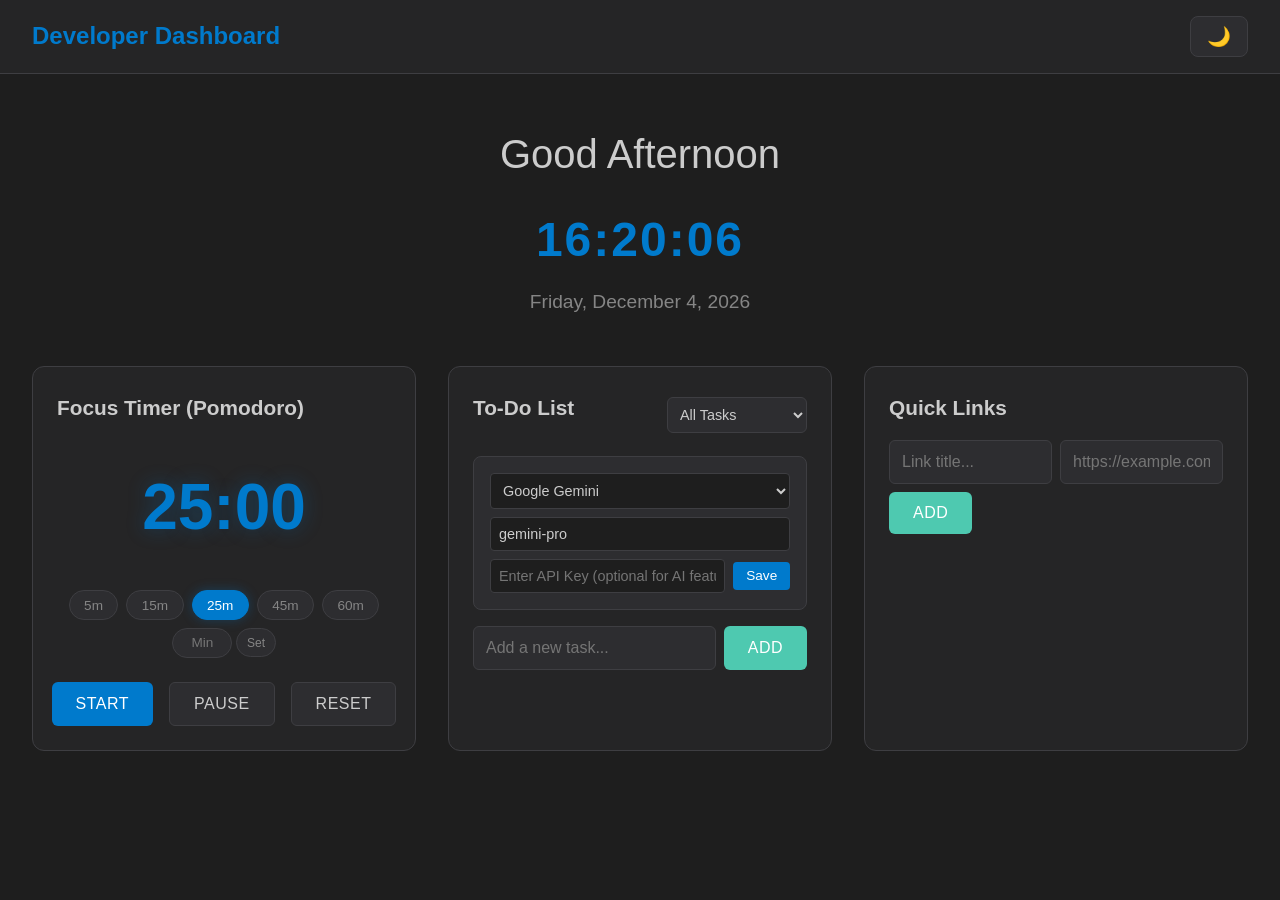
<file: index.html>
<!DOCTYPE html>
<html lang="en" data-theme="dark">
<head>
    <meta charset="UTF-8">
    <meta name="viewport" content="width=device-width, initial-scale=1.0">
    <title>Developer Workspace Dashboard</title>
    <link rel="stylesheet" href="css/style.css">
</head>
<body>
    <!-- Header Section -->
    <header class="header">
        <div class="container">
            <h1 class="logo">Developer Dashboard</h1>
            <button class="theme-toggle" id="themeToggle" aria-label="Toggle theme">
                <span class="theme-icon">🌙</span>
            </button>
        </div>
    </header>

    <!-- Main Content -->
    <main class="main-content">
        <div class="container">
            <!-- Greeting Section -->
            <section class="greeting-section">
                <h2 class="greeting" id="greeting">Good Evening</h2>
                <div class="time-display">
                    <p class="current-time" id="currentTime">00:00:00</p>
                    <p class="current-date" id="currentDate">Loading...</p>
                </div>
            </section>

            <!-- Dashboard Grid -->
            <div class="dashboard-grid">
                <!-- Focus Timer Widget -->
                <section class="widget timer-widget">
                    <h3 class="widget-title">Focus Timer (Pomodoro)</h3>
                    <div class="timer-display" id="timerDisplay">25:00</div>
                    <div class="timer-presets">
                        <button class="preset-btn" data-minutes="5">5m</button>
                        <button class="preset-btn" data-minutes="15">15m</button>
                        <button class="preset-btn active" data-minutes="25">25m</button>
                        <button class="preset-btn" data-minutes="45">45m</button>
                        <button class="preset-btn" data-minutes="60">60m</button>
                        <div class="custom-time-input">
                            <input type="number" id="customMinutes" min="1" max="180" placeholder="Min" class="time-input">
                            <button class="preset-btn set-btn" id="setCustomTime">Set</button>
                        </div>
                    </div>
                    <div class="timer-controls">
                        <button class="btn btn-primary" id="startTimer">Start</button>
                        <button class="btn btn-secondary" id="pauseTimer">Pause</button>
                        <button class="btn btn-secondary" id="resetTimer">Reset</button>
                    </div>
                </section>

                <!-- To-Do List Widget -->
                <section class="widget todo-widget">
                    <div class="widget-header">
                        <h3 class="widget-title">To-Do List</h3>
                        <select class="sort-select" id="sortTasks">
                            <option value="all">All Tasks</option>
                            <option value="active">Active First</option>
                            <option value="completed">Completed First</option>
                            <option value="alphabetical">A-Z</option>
                        </select>
                    </div>
                    
                    <!-- API Key Configuration -->
                    <div class="api-config">
                        <div class="api-config-row">
                            <select class="api-provider-select" id="apiProvider">
                                <option value="gemini">Google Gemini</option>
                                <option value="openrouter">OpenRouter</option>
                                <option value="custom">Custom (OpenAI-compatible)</option>
                            </select>
                        </div>
                        <div class="api-config-row" id="modelNameRow">
                            <input 
                                type="text" 
                                class="api-key-input" 
                                id="modelNameInput" 
                                placeholder="Model name (e.g. google/gemini-pro, openai/gpt-4o)"
                            >
                        </div>
                        <div class="api-config-row" id="customEndpointRow" style="display:none;">
                            <input 
                                type="text" 
                                class="api-key-input" 
                                id="customEndpointInput" 
                                placeholder="Custom API endpoint URL"
                            >
                        </div>
                        <div class="api-config-row">
                            <input 
                                type="password" 
                                class="api-key-input" 
                                id="apiKeyInput" 
                                placeholder="Enter API Key (optional for AI features)"
                            >
                            <button class="btn-small" id="saveApiKey">Save</button>
                        </div>
                    </div>
                    
                    <div class="todo-input-container">
                        <input 
                            type="text" 
                            class="todo-input" 
                            id="todoInput" 
                            placeholder="Add a new task..."
                        >
                        <button class="btn btn-add" id="addTask">Add</button>
                    </div>
                    
                    <div class="warning-message" id="warningMessage"></div>
                    
                    <ul class="todo-list" id="todoList">
                        <!-- Tasks will be dynamically inserted here -->
                    </ul>
                </section>

                <!-- Quick Links Widget -->
                <section class="widget links-widget">
                    <h3 class="widget-title">Quick Links</h3>
                    <div class="links-input-container">
                        <input 
                            type="text" 
                            class="link-input" 
                            id="linkTitle" 
                            placeholder="Link title..."
                        >
                        <input 
                            type="url" 
                            class="link-input" 
                            id="linkUrl" 
                            placeholder="https://example.com"
                        >
                        <button class="btn btn-add" id="addLink">Add</button>
                    </div>
                    <div class="links-grid" id="linksGrid">
                        <!-- Links will be dynamically inserted here -->
                    </div>
                </section>
            </div>
        </div>
    </main>

    <script src="js/app.js"></script>
</body>
</html>
</file>
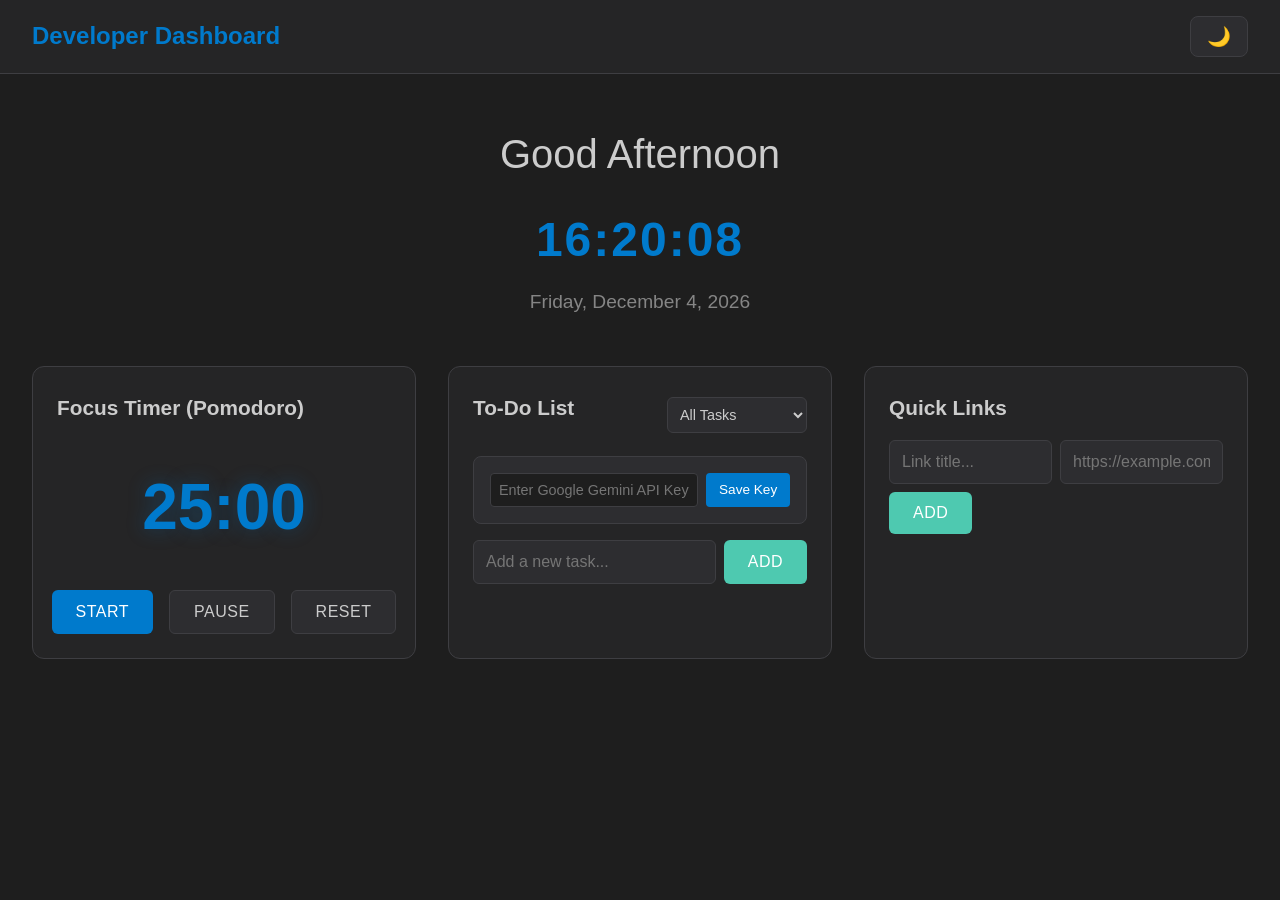
<file: project-folder/index.html>
<!DOCTYPE html>
<html lang="en" data-theme="dark">
<head>
    <meta charset="UTF-8">
    <meta name="viewport" content="width=device-width, initial-scale=1.0">
    <title>Developer Workspace Dashboard</title>
    <link rel="stylesheet" href="css/style.css">
</head>
<body>
    <!-- Header Section -->
    <header class="header">
        <div class="container">
            <h1 class="logo">Developer Dashboard</h1>
            <button class="theme-toggle" id="themeToggle" aria-label="Toggle theme">
                <span class="theme-icon">🌙</span>
            </button>
        </div>
    </header>

    <!-- Main Content -->
    <main class="main-content">
        <div class="container">
            <!-- Greeting Section -->
            <section class="greeting-section">
                <h2 class="greeting" id="greeting">Good Evening</h2>
                <div class="time-display">
                    <p class="current-time" id="currentTime">00:00:00</p>
                    <p class="current-date" id="currentDate">Loading...</p>
                </div>
            </section>

            <!-- Dashboard Grid -->
            <div class="dashboard-grid">
                <!-- Focus Timer Widget -->
                <section class="widget timer-widget">
                    <h3 class="widget-title">Focus Timer (Pomodoro)</h3>
                    <div class="timer-display" id="timerDisplay">25:00</div>
                    <div class="timer-controls">
                        <button class="btn btn-primary" id="startTimer">Start</button>
                        <button class="btn btn-secondary" id="pauseTimer">Pause</button>
                        <button class="btn btn-secondary" id="resetTimer">Reset</button>
                    </div>
                </section>

                <!-- To-Do List Widget -->
                <section class="widget todo-widget">
                    <div class="widget-header">
                        <h3 class="widget-title">To-Do List</h3>
                        <select class="sort-select" id="sortTasks">
                            <option value="all">All Tasks</option>
                            <option value="active">Active First</option>
                            <option value="completed">Completed First</option>
                            <option value="alphabetical">A-Z</option>
                        </select>
                    </div>
                    
                    <!-- API Key Configuration -->
                    <div class="api-config">
                        <input 
                            type="password" 
                            class="api-key-input" 
                            id="apiKeyInput" 
                            placeholder="Enter Google Gemini API Key (optional for AI features)"
                        >
                        <button class="btn-small" id="saveApiKey">Save Key</button>
                    </div>
                    
                    <div class="todo-input-container">
                        <input 
                            type="text" 
                            class="todo-input" 
                            id="todoInput" 
                            placeholder="Add a new task..."
                        >
                        <button class="btn btn-add" id="addTask">Add</button>
                    </div>
                    
                    <div class="warning-message" id="warningMessage"></div>
                    
                    <ul class="todo-list" id="todoList">
                        <!-- Tasks will be dynamically inserted here -->
                    </ul>
                </section>

                <!-- Quick Links Widget -->
                <section class="widget links-widget">
                    <h3 class="widget-title">Quick Links</h3>
                    <div class="links-input-container">
                        <input 
                            type="text" 
                            class="link-input" 
                            id="linkTitle" 
                            placeholder="Link title..."
                        >
                        <input 
                            type="url" 
                            class="link-input" 
                            id="linkUrl" 
                            placeholder="https://example.com"
                        >
                        <button class="btn btn-add" id="addLink">Add</button>
                    </div>
                    <div class="links-grid" id="linksGrid">
                        <!-- Links will be dynamically inserted here -->
                    </div>
                </section>
            </div>
        </div>
    </main>

    <script src="js/app.js"></script>
</body>
</html>
</file>
<file: css/style.css>
/* ===========================
   CSS VARIABLES FOR THEMING
   =========================== */
:root {
    /* Dark Theme (Default) */
    --bg-primary: #1e1e1e;
    --bg-secondary: #252526;
    --bg-tertiary: #2d2d30;
    --bg-hover: #37373d;
    --text-primary: #cccccc;
    --text-secondary: #858585;
    --border-color: #3e3e42;
    --accent-primary: #007acc;
    --accent-hover: #005a9e;
    --accent-glow: rgba(0, 122, 204, 0.3);
    --success-color: #4ec9b0;
    --warning-color: #ce9178;
    --danger-color: #f48771;
    --shadow: rgba(0, 0, 0, 0.5);
}

[data-theme="light"] {
    --bg-primary: #ffffff;
    --bg-secondary: #f3f3f3;
    --bg-tertiary: #e8e8e8;
    --bg-hover: #e0e0e0;
    --text-primary: #1e1e1e;
    --text-secondary: #616161;
    --border-color: #d4d4d4;
    --accent-primary: #0078d4;
    --accent-hover: #005a9e;
    --accent-glow: rgba(0, 120, 212, 0.2);
    --success-color: #16825d;
    --warning-color: #ca5010;
    --danger-color: #d13438;
    --shadow: rgba(0, 0, 0, 0.1);
}

/* ===========================
   RESET & BASE STYLES
   =========================== */
* {
    margin: 0;
    padding: 0;
    box-sizing: border-box;
}

body {
    font-family: 'Segoe UI', Tahoma, Geneva, Verdana, sans-serif;
    background-color: var(--bg-primary);
    color: var(--text-primary);
    line-height: 1.6;
    transition: background-color 0.3s ease, color 0.3s ease;
}

.container {
    max-width: 1400px;
    margin: 0 auto;
    padding: 0 2rem;
}

/* ===========================
   HEADER SECTION
   =========================== */
.header {
    background-color: var(--bg-secondary);
    border-bottom: 1px solid var(--border-color);
    padding: 1rem 0;
    position: sticky;
    top: 0;
    z-index: 100;
}

.header .container {
    display: flex;
    justify-content: space-between;
    align-items: center;
}

.logo {
    font-size: 1.5rem;
    font-weight: 600;
    color: var(--accent-primary);
}

.theme-toggle {
    background-color: var(--bg-tertiary);
    border: 1px solid var(--border-color);
    border-radius: 8px;
    padding: 0.5rem 1rem;
    cursor: pointer;
    font-size: 1.2rem;
    transition: all 0.3s ease;
}

.theme-toggle:hover {
    background-color: var(--bg-hover);
    box-shadow: 0 0 10px var(--accent-glow);
}

/* ===========================
   GREETING SECTION
   =========================== */
.greeting-section {
    text-align: center;
    padding: 3rem 0;
}

.greeting {
    font-size: 2.5rem;
    font-weight: 300;
    margin-bottom: 1rem;
    color: var(--text-primary);
}

.time-display {
    display: flex;
    flex-direction: column;
    align-items: center;
    gap: 0.5rem;
}

.current-time {
    font-size: 3rem;
    font-weight: 700;
    color: var(--accent-primary);
    font-variant-numeric: tabular-nums;
    letter-spacing: 2px;
}

.current-date {
    font-size: 1.2rem;
    color: var(--text-secondary);
}

/* ===========================
   DASHBOARD GRID
   =========================== */
.dashboard-grid {
    display: grid;
    grid-template-columns: repeat(auto-fit, minmax(350px, 1fr));
    gap: 2rem;
    padding-bottom: 3rem;
}

.widget {
    background-color: var(--bg-secondary);
    border: 1px solid var(--border-color);
    border-radius: 12px;
    padding: 1.5rem;
    transition: transform 0.3s ease, box-shadow 0.3s ease;
}

.widget:hover {
    transform: translateY(-2px);
    box-shadow: 0 4px 20px var(--shadow);
}

.widget-header {
    display: flex;
    justify-content: space-between;
    align-items: center;
    margin-bottom: 1rem;
}

.widget-title {
    font-size: 1.3rem;
    font-weight: 600;
    color: var(--text-primary);
    margin-bottom: 1rem;
}

/* ===========================
   FOCUS TIMER WIDGET
   =========================== */
.timer-display {
    font-size: 4rem;
    font-weight: 700;
    text-align: center;
    color: var(--accent-primary);
    margin: 2rem 0;
    font-variant-numeric: tabular-nums;
    text-shadow: 0 0 20px var(--accent-glow);
}

.timer-controls {
    display: flex;
    gap: 1rem;
    justify-content: center;
}

.timer-presets {
    display: flex;
    gap: 0.5rem;
    justify-content: center;
    align-items: center;
    flex-wrap: wrap;
    margin-bottom: 1.5rem;
}

.preset-btn {
    padding: 0.4rem 0.9rem;
    border: 1px solid var(--border-color);
    border-radius: 20px;
    background-color: var(--bg-tertiary);
    color: var(--text-secondary);
    font-size: 0.85rem;
    font-weight: 500;
    cursor: pointer;
    transition: all 0.3s ease;
}

.preset-btn:hover {
    background-color: var(--bg-hover);
    color: var(--text-primary);
    border-color: var(--accent-primary);
}

.preset-btn.active {
    background-color: var(--accent-primary);
    color: white;
    border-color: var(--accent-primary);
    box-shadow: 0 0 12px var(--accent-glow);
}

.custom-time-input {
    display: flex;
    gap: 0.25rem;
    align-items: center;
}

.time-input {
    width: 60px;
    padding: 0.4rem 0.5rem;
    border: 1px solid var(--border-color);
    border-radius: 20px;
    background-color: var(--bg-tertiary);
    color: var(--text-primary);
    font-size: 0.85rem;
    text-align: center;
    -moz-appearance: textfield;
}

.time-input::-webkit-outer-spin-button,
.time-input::-webkit-inner-spin-button {
    -webkit-appearance: none;
    margin: 0;
}

.time-input:focus {
    outline: none;
    border-color: var(--accent-primary);
    box-shadow: 0 0 8px var(--accent-glow);
}

.set-btn {
    font-size: 0.75rem !important;
    padding: 0.4rem 0.6rem !important;
}

/* ===========================
   BUTTONS
   =========================== */
.btn {
    padding: 0.75rem 1.5rem;
    border: none;
    border-radius: 6px;
    font-size: 1rem;
    font-weight: 500;
    cursor: pointer;
    transition: all 0.3s ease;
    text-transform: uppercase;
    letter-spacing: 0.5px;
}

.btn-primary {
    background-color: var(--accent-primary);
    color: white;
}

.btn-primary:hover {
    background-color: var(--accent-hover);
    box-shadow: 0 0 15px var(--accent-glow);
}

.btn-secondary {
    background-color: var(--bg-tertiary);
    color: var(--text-primary);
    border: 1px solid var(--border-color);
}

.btn-secondary:hover {
    background-color: var(--bg-hover);
}

.btn-add {
    background-color: var(--success-color);
    color: white;
}

.btn-add:hover {
    filter: brightness(1.2);
}

.btn-small {
    padding: 0.4rem 0.8rem;
    font-size: 0.85rem;
    border: none;
    border-radius: 4px;
    background-color: var(--accent-primary);
    color: white;
    cursor: pointer;
    transition: all 0.3s ease;
}

.btn-small:hover {
    background-color: var(--accent-hover);
}

/* ===========================
   TO-DO LIST WIDGET
   =========================== */
.sort-select {
    padding: 0.5rem;
    background-color: var(--bg-tertiary);
    color: var(--text-primary);
    border: 1px solid var(--border-color);
    border-radius: 6px;
    cursor: pointer;
    font-size: 0.9rem;
}

.api-config {
    display: flex;
    flex-direction: column;
    gap: 0.5rem;
    margin-bottom: 1rem;
    padding: 1rem;
    background-color: var(--bg-tertiary);
    border-radius: 8px;
    border: 1px solid var(--border-color);
}

.api-config-row {
    display: flex;
    gap: 0.5rem;
    align-items: center;
}

.api-provider-select {
    width: 100%;
    padding: 0.5rem;
    background-color: var(--bg-primary);
    color: var(--text-primary);
    border: 1px solid var(--border-color);
    border-radius: 4px;
    font-size: 0.9rem;
    cursor: pointer;
}

.api-provider-select:focus {
    outline: none;
    border-color: var(--accent-primary);
}

.api-key-input {
    flex: 1;
    padding: 0.5rem;
    background-color: var(--bg-primary);
    color: var(--text-primary);
    border: 1px solid var(--border-color);
    border-radius: 4px;
    font-size: 0.9rem;
}

.api-key-input:focus {
    outline: none;
    border-color: var(--accent-primary);
}

.todo-input-container {
    display: flex;
    gap: 0.5rem;
    margin-bottom: 1rem;
}

.todo-input {
    flex: 1;
    padding: 0.75rem;
    background-color: var(--bg-tertiary);
    color: var(--text-primary);
    border: 1px solid var(--border-color);
    border-radius: 6px;
    font-size: 1rem;
}

.todo-input:focus {
    outline: none;
    border-color: var(--accent-primary);
    box-shadow: 0 0 10px var(--accent-glow);
}

.warning-message {
    padding: 0.75rem;
    margin-bottom: 1rem;
    background-color: var(--warning-color);
    color: white;
    border-radius: 6px;
    display: none;
    animation: slideIn 0.3s ease;
}

.warning-message.show {
    display: block;
}

@keyframes slideIn {
    from {
        opacity: 0;
        transform: translateY(-10px);
    }
    to {
        opacity: 1;
        transform: translateY(0);
    }
}

.todo-list {
    list-style: none;
    max-height: 400px;
    overflow-y: auto;
}

.todo-item {
    background-color: var(--bg-tertiary);
    border: 1px solid var(--border-color);
    border-radius: 8px;
    padding: 1rem;
    margin-bottom: 0.75rem;
    transition: all 0.3s ease;
}

.todo-item:hover {
    background-color: var(--bg-hover);
}

.todo-item-main {
    display: flex;
    align-items: center;
    gap: 0.75rem;
}

.todo-checkbox {
    width: 20px;
    height: 20px;
    cursor: pointer;
    accent-color: var(--accent-primary);
}

.todo-text {
    flex: 1;
    font-size: 1rem;
    color: var(--text-primary);
    word-break: break-word;
}

.todo-text.completed {
    text-decoration: line-through;
    color: var(--text-secondary);
    opacity: 0.6;
}

.todo-actions {
    display: flex;
    gap: 0.5rem;
}

.icon-btn {
    background: none;
    border: none;
    font-size: 1.2rem;
    cursor: pointer;
    padding: 0.25rem;
    border-radius: 4px;
    transition: all 0.3s ease;
}

.icon-btn:hover {
    background-color: var(--bg-hover);
}

.icon-btn.ai-btn {
    position: relative;
}

.icon-btn.ai-btn.loading::after {
    content: '';
    position: absolute;
    width: 16px;
    height: 16px;
    border: 2px solid var(--accent-primary);
    border-top-color: transparent;
    border-radius: 50%;
    animation: spin 0.6s linear infinite;
}

@keyframes spin {
    to {
        transform: rotate(360deg);
    }
}

.subtasks {
    margin-top: 0.75rem;
    padding-left: 2rem;
    border-left: 2px solid var(--accent-primary);
}

.subtask-item {
    padding: 0.5rem;
    margin-bottom: 0.5rem;
    background-color: var(--bg-primary);
    border-radius: 6px;
    font-size: 0.9rem;
    color: var(--text-secondary);
    display: flex;
    align-items: start;
    gap: 0.5rem;
}

.subtask-item::before {
    content: '→';
    color: var(--accent-primary);
    font-weight: bold;
}

/* ===========================
   QUICK LINKS WIDGET
   =========================== */
.links-input-container {
    display: flex;
    gap: 0.5rem;
    margin-bottom: 1rem;
    flex-wrap: wrap;
}

.link-input {
    flex: 1;
    min-width: 150px;
    padding: 0.75rem;
    background-color: var(--bg-tertiary);
    color: var(--text-primary);
    border: 1px solid var(--border-color);
    border-radius: 6px;
    font-size: 1rem;
}

.link-input:focus {
    outline: none;
    border-color: var(--accent-primary);
    box-shadow: 0 0 10px var(--accent-glow);
}

.links-grid {
    display: grid;
    grid-template-columns: repeat(auto-fill, minmax(150px, 1fr));
    gap: 0.75rem;
}

.link-card {
    background-color: var(--bg-tertiary);
    border: 1px solid var(--border-color);
    border-radius: 8px;
    padding: 1rem;
    text-align: center;
    transition: all 0.3s ease;
    position: relative;
}

.link-card:hover {
    transform: translateY(-2px);
    box-shadow: 0 4px 15px var(--shadow);
    border-color: var(--accent-primary);
}

.link-card a {
    color: var(--text-primary);
    text-decoration: none;
    font-weight: 500;
    display: block;
    word-break: break-word;
}

.link-delete {
    position: absolute;
    top: 0.5rem;
    right: 0.5rem;
    background-color: var(--danger-color);
    color: white;
    border: none;
    border-radius: 50%;
    width: 24px;
    height: 24px;
    cursor: pointer;
    font-size: 0.9rem;
    line-height: 1;
    transition: all 0.3s ease;
    opacity: 0;
}

.link-card:hover .link-delete {
    opacity: 1;
}

.link-delete:hover {
    transform: scale(1.1);
}

/* ===========================
   SCROLLBAR STYLING
   =========================== */
::-webkit-scrollbar {
    width: 8px;
}

::-webkit-scrollbar-track {
    background: var(--bg-secondary);
}

::-webkit-scrollbar-thumb {
    background: var(--border-color);
    border-radius: 4px;
}

::-webkit-scrollbar-thumb:hover {
    background: var(--accent-primary);
}

/* ===========================
   RESPONSIVE DESIGN
   =========================== */
@media (max-width: 768px) {
    .container {
        padding: 0 1rem;
    }

    .greeting {
        font-size: 2rem;
    }

    .current-time {
        font-size: 2.5rem;
    }

    .dashboard-grid {
        grid-template-columns: 1fr;
    }

    .timer-display {
        font-size: 3rem;
    }

    .links-input-container {
        flex-direction: column;
    }

    .link-input {
        width: 100%;
    }
}
</file>
<file: project-folder/css/style.css>
/* ===========================
   CSS VARIABLES FOR THEMING
   =========================== */
:root {
    /* Dark Theme (Default) */
    --bg-primary: #1e1e1e;
    --bg-secondary: #252526;
    --bg-tertiary: #2d2d30;
    --bg-hover: #37373d;
    --text-primary: #cccccc;
    --text-secondary: #858585;
    --border-color: #3e3e42;
    --accent-primary: #007acc;
    --accent-hover: #005a9e;
    --accent-glow: rgba(0, 122, 204, 0.3);
    --success-color: #4ec9b0;
    --warning-color: #ce9178;
    --danger-color: #f48771;
    --shadow: rgba(0, 0, 0, 0.5);
}

[data-theme="light"] {
    --bg-primary: #ffffff;
    --bg-secondary: #f3f3f3;
    --bg-tertiary: #e8e8e8;
    --bg-hover: #e0e0e0;
    --text-primary: #1e1e1e;
    --text-secondary: #616161;
    --border-color: #d4d4d4;
    --accent-primary: #0078d4;
    --accent-hover: #005a9e;
    --accent-glow: rgba(0, 120, 212, 0.2);
    --success-color: #16825d;
    --warning-color: #ca5010;
    --danger-color: #d13438;
    --shadow: rgba(0, 0, 0, 0.1);
}

/* ===========================
   RESET & BASE STYLES
   =========================== */
* {
    margin: 0;
    padding: 0;
    box-sizing: border-box;
}

body {
    font-family: 'Segoe UI', Tahoma, Geneva, Verdana, sans-serif;
    background-color: var(--bg-primary);
    color: var(--text-primary);
    line-height: 1.6;
    transition: background-color 0.3s ease, color 0.3s ease;
}

.container {
    max-width: 1400px;
    margin: 0 auto;
    padding: 0 2rem;
}

/* ===========================
   HEADER SECTION
   =========================== */
.header {
    background-color: var(--bg-secondary);
    border-bottom: 1px solid var(--border-color);
    padding: 1rem 0;
    position: sticky;
    top: 0;
    z-index: 100;
}

.header .container {
    display: flex;
    justify-content: space-between;
    align-items: center;
}

.logo {
    font-size: 1.5rem;
    font-weight: 600;
    color: var(--accent-primary);
}

.theme-toggle {
    background-color: var(--bg-tertiary);
    border: 1px solid var(--border-color);
    border-radius: 8px;
    padding: 0.5rem 1rem;
    cursor: pointer;
    font-size: 1.2rem;
    transition: all 0.3s ease;
}

.theme-toggle:hover {
    background-color: var(--bg-hover);
    box-shadow: 0 0 10px var(--accent-glow);
}

/* ===========================
   GREETING SECTION
   =========================== */
.greeting-section {
    text-align: center;
    padding: 3rem 0;
}

.greeting {
    font-size: 2.5rem;
    font-weight: 300;
    margin-bottom: 1rem;
    color: var(--text-primary);
}

.time-display {
    display: flex;
    flex-direction: column;
    align-items: center;
    gap: 0.5rem;
}

.current-time {
    font-size: 3rem;
    font-weight: 700;
    color: var(--accent-primary);
    font-variant-numeric: tabular-nums;
    letter-spacing: 2px;
}

.current-date {
    font-size: 1.2rem;
    color: var(--text-secondary);
}

/* ===========================
   DASHBOARD GRID
   =========================== */
.dashboard-grid {
    display: grid;
    grid-template-columns: repeat(auto-fit, minmax(350px, 1fr));
    gap: 2rem;
    padding-bottom: 3rem;
}

.widget {
    background-color: var(--bg-secondary);
    border: 1px solid var(--border-color);
    border-radius: 12px;
    padding: 1.5rem;
    transition: transform 0.3s ease, box-shadow 0.3s ease;
}

.widget:hover {
    transform: translateY(-2px);
    box-shadow: 0 4px 20px var(--shadow);
}

.widget-header {
    display: flex;
    justify-content: space-between;
    align-items: center;
    margin-bottom: 1rem;
}

.widget-title {
    font-size: 1.3rem;
    font-weight: 600;
    color: var(--text-primary);
    margin-bottom: 1rem;
}

/* ===========================
   FOCUS TIMER WIDGET
   =========================== */
.timer-display {
    font-size: 4rem;
    font-weight: 700;
    text-align: center;
    color: var(--accent-primary);
    margin: 2rem 0;
    font-variant-numeric: tabular-nums;
    text-shadow: 0 0 20px var(--accent-glow);
}

.timer-controls {
    display: flex;
    gap: 1rem;
    justify-content: center;
}

/* ===========================
   BUTTONS
   =========================== */
.btn {
    padding: 0.75rem 1.5rem;
    border: none;
    border-radius: 6px;
    font-size: 1rem;
    font-weight: 500;
    cursor: pointer;
    transition: all 0.3s ease;
    text-transform: uppercase;
    letter-spacing: 0.5px;
}

.btn-primary {
    background-color: var(--accent-primary);
    color: white;
}

.btn-primary:hover {
    background-color: var(--accent-hover);
    box-shadow: 0 0 15px var(--accent-glow);
}

.btn-secondary {
    background-color: var(--bg-tertiary);
    color: var(--text-primary);
    border: 1px solid var(--border-color);
}

.btn-secondary:hover {
    background-color: var(--bg-hover);
}

.btn-add {
    background-color: var(--success-color);
    color: white;
}

.btn-add:hover {
    filter: brightness(1.2);
}

.btn-small {
    padding: 0.4rem 0.8rem;
    font-size: 0.85rem;
    border: none;
    border-radius: 4px;
    background-color: var(--accent-primary);
    color: white;
    cursor: pointer;
    transition: all 0.3s ease;
}

.btn-small:hover {
    background-color: var(--accent-hover);
}

/* ===========================
   TO-DO LIST WIDGET
   =========================== */
.sort-select {
    padding: 0.5rem;
    background-color: var(--bg-tertiary);
    color: var(--text-primary);
    border: 1px solid var(--border-color);
    border-radius: 6px;
    cursor: pointer;
    font-size: 0.9rem;
}

.api-config {
    display: flex;
    gap: 0.5rem;
    margin-bottom: 1rem;
    padding: 1rem;
    background-color: var(--bg-tertiary);
    border-radius: 8px;
    border: 1px solid var(--border-color);
}

.api-key-input {
    flex: 1;
    padding: 0.5rem;
    background-color: var(--bg-primary);
    color: var(--text-primary);
    border: 1px solid var(--border-color);
    border-radius: 4px;
    font-size: 0.9rem;
}

.api-key-input:focus {
    outline: none;
    border-color: var(--accent-primary);
}

.todo-input-container {
    display: flex;
    gap: 0.5rem;
    margin-bottom: 1rem;
}

.todo-input {
    flex: 1;
    padding: 0.75rem;
    background-color: var(--bg-tertiary);
    color: var(--text-primary);
    border: 1px solid var(--border-color);
    border-radius: 6px;
    font-size: 1rem;
}

.todo-input:focus {
    outline: none;
    border-color: var(--accent-primary);
    box-shadow: 0 0 10px var(--accent-glow);
}

.warning-message {
    padding: 0.75rem;
    margin-bottom: 1rem;
    background-color: var(--warning-color);
    color: white;
    border-radius: 6px;
    display: none;
    animation: slideIn 0.3s ease;
}

.warning-message.show {
    display: block;
}

@keyframes slideIn {
    from {
        opacity: 0;
        transform: translateY(-10px);
    }
    to {
        opacity: 1;
        transform: translateY(0);
    }
}

.todo-list {
    list-style: none;
    max-height: 400px;
    overflow-y: auto;
}

.todo-item {
    background-color: var(--bg-tertiary);
    border: 1px solid var(--border-color);
    border-radius: 8px;
    padding: 1rem;
    margin-bottom: 0.75rem;
    transition: all 0.3s ease;
}

.todo-item:hover {
    background-color: var(--bg-hover);
}

.todo-item-main {
    display: flex;
    align-items: center;
    gap: 0.75rem;
}

.todo-checkbox {
    width: 20px;
    height: 20px;
    cursor: pointer;
    accent-color: var(--accent-primary);
}

.todo-text {
    flex: 1;
    font-size: 1rem;
    color: var(--text-primary);
    word-break: break-word;
}

.todo-text.completed {
    text-decoration: line-through;
    color: var(--text-secondary);
    opacity: 0.6;
}

.todo-actions {
    display: flex;
    gap: 0.5rem;
}

.icon-btn {
    background: none;
    border: none;
    font-size: 1.2rem;
    cursor: pointer;
    padding: 0.25rem;
    border-radius: 4px;
    transition: all 0.3s ease;
}

.icon-btn:hover {
    background-color: var(--bg-hover);
}

.icon-btn.ai-btn {
    position: relative;
}

.icon-btn.ai-btn.loading::after {
    content: '';
    position: absolute;
    width: 16px;
    height: 16px;
    border: 2px solid var(--accent-primary);
    border-top-color: transparent;
    border-radius: 50%;
    animation: spin 0.6s linear infinite;
}

@keyframes spin {
    to {
        transform: rotate(360deg);
    }
}

.subtasks {
    margin-top: 0.75rem;
    padding-left: 2rem;
    border-left: 2px solid var(--accent-primary);
}

.subtask-item {
    padding: 0.5rem;
    margin-bottom: 0.5rem;
    background-color: var(--bg-primary);
    border-radius: 6px;
    font-size: 0.9rem;
    color: var(--text-secondary);
    display: flex;
    align-items: start;
    gap: 0.5rem;
}

.subtask-item::before {
    content: '→';
    color: var(--accent-primary);
    font-weight: bold;
}

/* ===========================
   QUICK LINKS WIDGET
   =========================== */
.links-input-container {
    display: flex;
    gap: 0.5rem;
    margin-bottom: 1rem;
    flex-wrap: wrap;
}

.link-input {
    flex: 1;
    min-width: 150px;
    padding: 0.75rem;
    background-color: var(--bg-tertiary);
    color: var(--text-primary);
    border: 1px solid var(--border-color);
    border-radius: 6px;
    font-size: 1rem;
}

.link-input:focus {
    outline: none;
    border-color: var(--accent-primary);
    box-shadow: 0 0 10px var(--accent-glow);
}

.links-grid {
    display: grid;
    grid-template-columns: repeat(auto-fill, minmax(150px, 1fr));
    gap: 0.75rem;
}

.link-card {
    background-color: var(--bg-tertiary);
    border: 1px solid var(--border-color);
    border-radius: 8px;
    padding: 1rem;
    text-align: center;
    transition: all 0.3s ease;
    position: relative;
}

.link-card:hover {
    transform: translateY(-2px);
    box-shadow: 0 4px 15px var(--shadow);
    border-color: var(--accent-primary);
}

.link-card a {
    color: var(--text-primary);
    text-decoration: none;
    font-weight: 500;
    display: block;
    word-break: break-word;
}

.link-delete {
    position: absolute;
    top: 0.5rem;
    right: 0.5rem;
    background-color: var(--danger-color);
    color: white;
    border: none;
    border-radius: 50%;
    width: 24px;
    height: 24px;
    cursor: pointer;
    font-size: 0.9rem;
    line-height: 1;
    transition: all 0.3s ease;
    opacity: 0;
}

.link-card:hover .link-delete {
    opacity: 1;
}

.link-delete:hover {
    transform: scale(1.1);
}

/* ===========================
   SCROLLBAR STYLING
   =========================== */
::-webkit-scrollbar {
    width: 8px;
}

::-webkit-scrollbar-track {
    background: var(--bg-secondary);
}

::-webkit-scrollbar-thumb {
    background: var(--border-color);
    border-radius: 4px;
}

::-webkit-scrollbar-thumb:hover {
    background: var(--accent-primary);
}

/* ===========================
   RESPONSIVE DESIGN
   =========================== */
@media (max-width: 768px) {
    .container {
        padding: 0 1rem;
    }

    .greeting {
        font-size: 2rem;
    }

    .current-time {
        font-size: 2.5rem;
    }

    .dashboard-grid {
        grid-template-columns: 1fr;
    }

    .timer-display {
        font-size: 3rem;
    }

    .links-input-container {
        flex-direction: column;
    }

    .link-input {
        width: 100%;
    }
}
</file>
